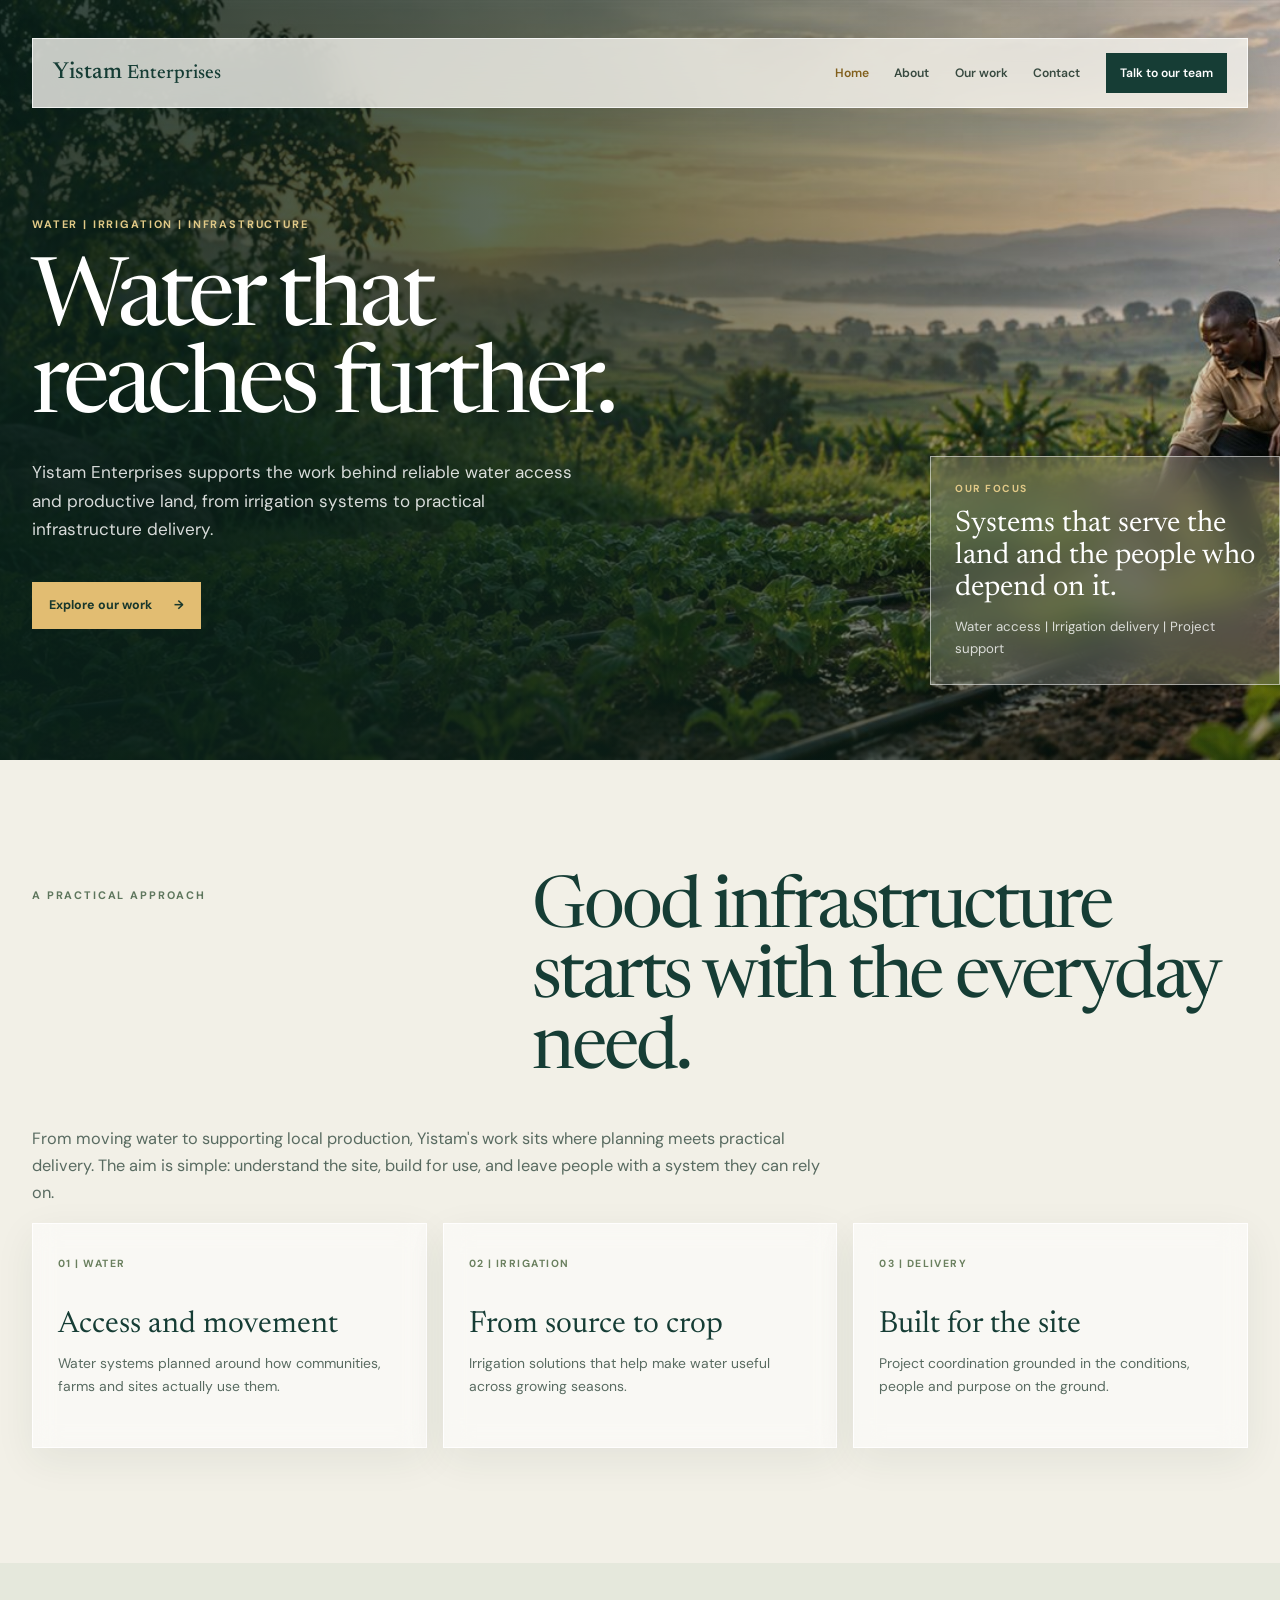
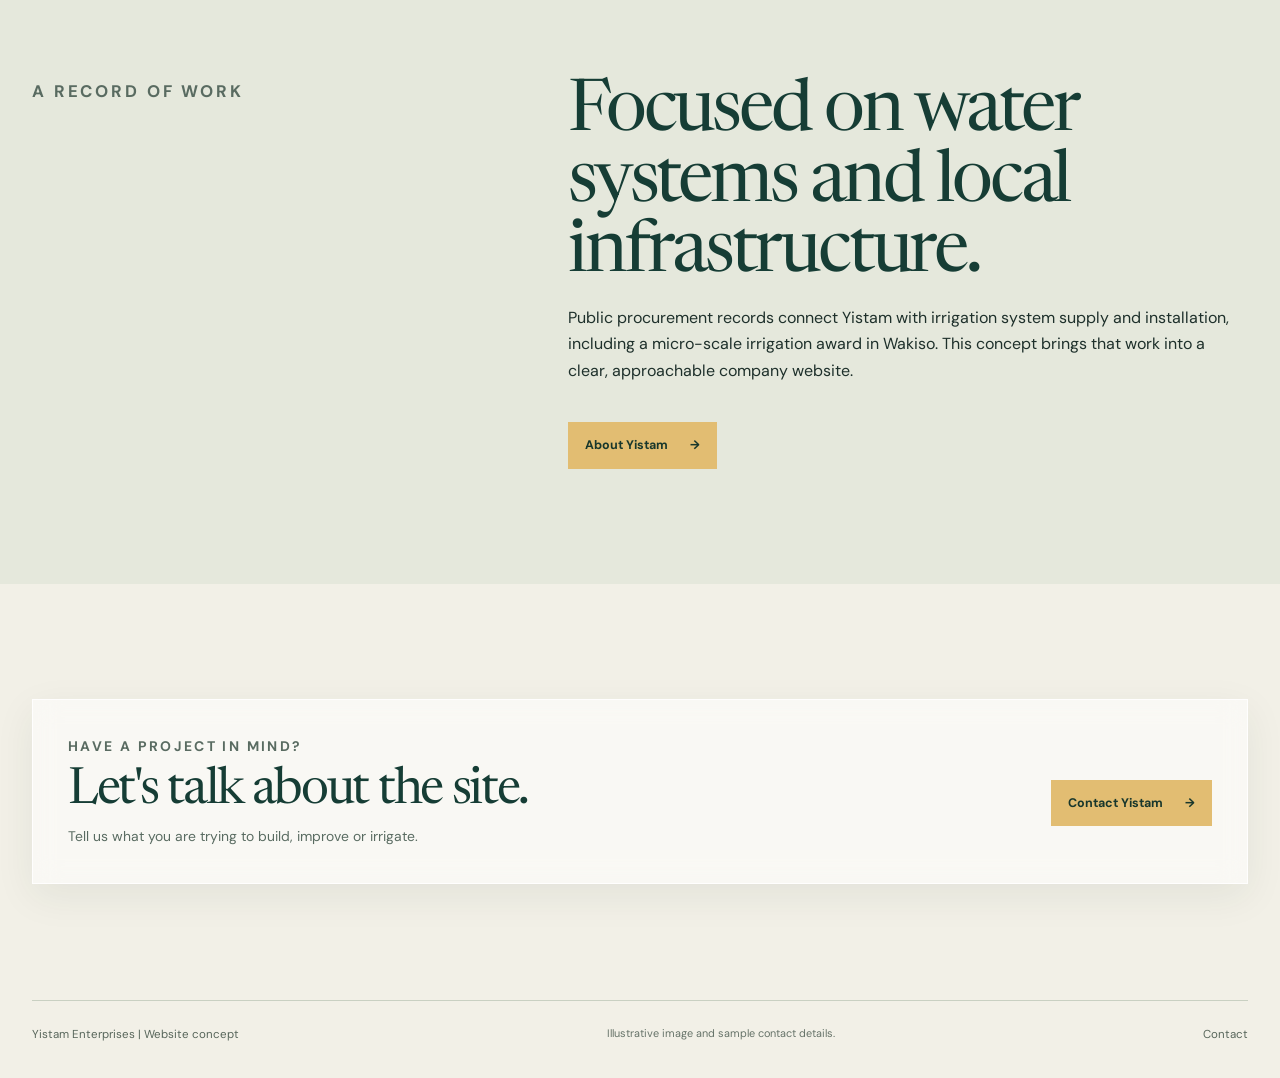
<file: index.html>
<!doctype html><html lang="en"><head><meta charset="utf-8"><meta name="viewport" content="width=device-width,initial-scale=1"><meta name="theme-color" content="#163d35"><title>Yistam Enterprises | Water, works and irrigation</title><meta name="description" content="Yistam Enterprises works across water access, irrigation and infrastructure delivery in Uganda."><link rel="stylesheet" href="style.css"></head><body><header class="site-header"><div class="wrap nav"><a class="brand" href="index.html">Yistam <small>Enterprises</small></a><nav class="nav-links" aria-label="Main navigation"><a aria-current="page" href="index.html">Home</a><a href="about.html">About</a><a href="work.html">Our work</a><a href="contact.html">Contact</a><a class="nav-cta" href="contact.html">Talk to our team</a></nav></div></header><main><section class="hero"><img src="images/hero.jpg" alt="Solar powered irrigation pump and crop rows in a rural Ugandan landscape"><div class="wrap" style="display:contents"><div class="hero-copy wrap"><p class="eyebrow">Water  |  Irrigation  |  Infrastructure</p><h1>Water that reaches further.</h1><p class="hero-lead">Yistam Enterprises supports the work behind reliable water access and productive land, from irrigation systems to practical infrastructure delivery.</p><a class="button" href="work.html">Explore our work <span aria-hidden="true">&rarr;</span></a></div><aside class="hero-aside"><span>Our focus</span><strong>Systems that serve the land and the people who depend on it.</strong><p>Water access  |  Irrigation delivery  |  Project support</p></aside></div></section><section class="section"><div class="wrap"><div class="section-heading"><p class="label">A practical approach</p><h2>Good infrastructure starts with the everyday need.</h2></div><p class="section-copy">From moving water to supporting local production, Yistam's work sits where planning meets practical delivery. The aim is simple: understand the site, build for use, and leave people with a system they can rely on.</p><div class="capabilities"><article class="glass-card"><small>01  |  Water</small><h3>Access and movement</h3><p>Water systems planned around how communities, farms and sites actually use them.</p></article><article class="glass-card"><small>02  |  Irrigation</small><h3>From source to crop</h3><p>Irrigation solutions that help make water useful across growing seasons.</p></article><article class="glass-card"><small>03  |  Delivery</small><h3>Built for the site</h3><p>Project coordination grounded in the conditions, people and purpose on the ground.</p></article></div></div></section><section class="section band"><div class="wrap split"><p class="label">A record of work</p><div><h2>Focused on water systems and local infrastructure.</h2><p>Public procurement records connect Yistam with irrigation system supply and installation, including a micro-scale irrigation award in Wakiso. This concept brings that work into a clear, approachable company website.</p><a class="button" href="about.html">About Yistam <span aria-hidden="true">&rarr;</span></a></div></div></section><section class="section"><div class="wrap contact-panel"><div><p class="label">Have a project in mind?</p><h2>Let's talk about the site.</h2><p>Tell us what you are trying to build, improve or irrigate.</p></div><a class="button" href="contact.html">Contact Yistam <span aria-hidden="true">&rarr;</span></a></div></section></main><footer class="wrap footer"><span>Yistam Enterprises  |  Website concept</span><span class="fiction-note">Illustrative image and sample contact details.</span><a href="contact.html">Contact</a></footer></body></html>
</file>
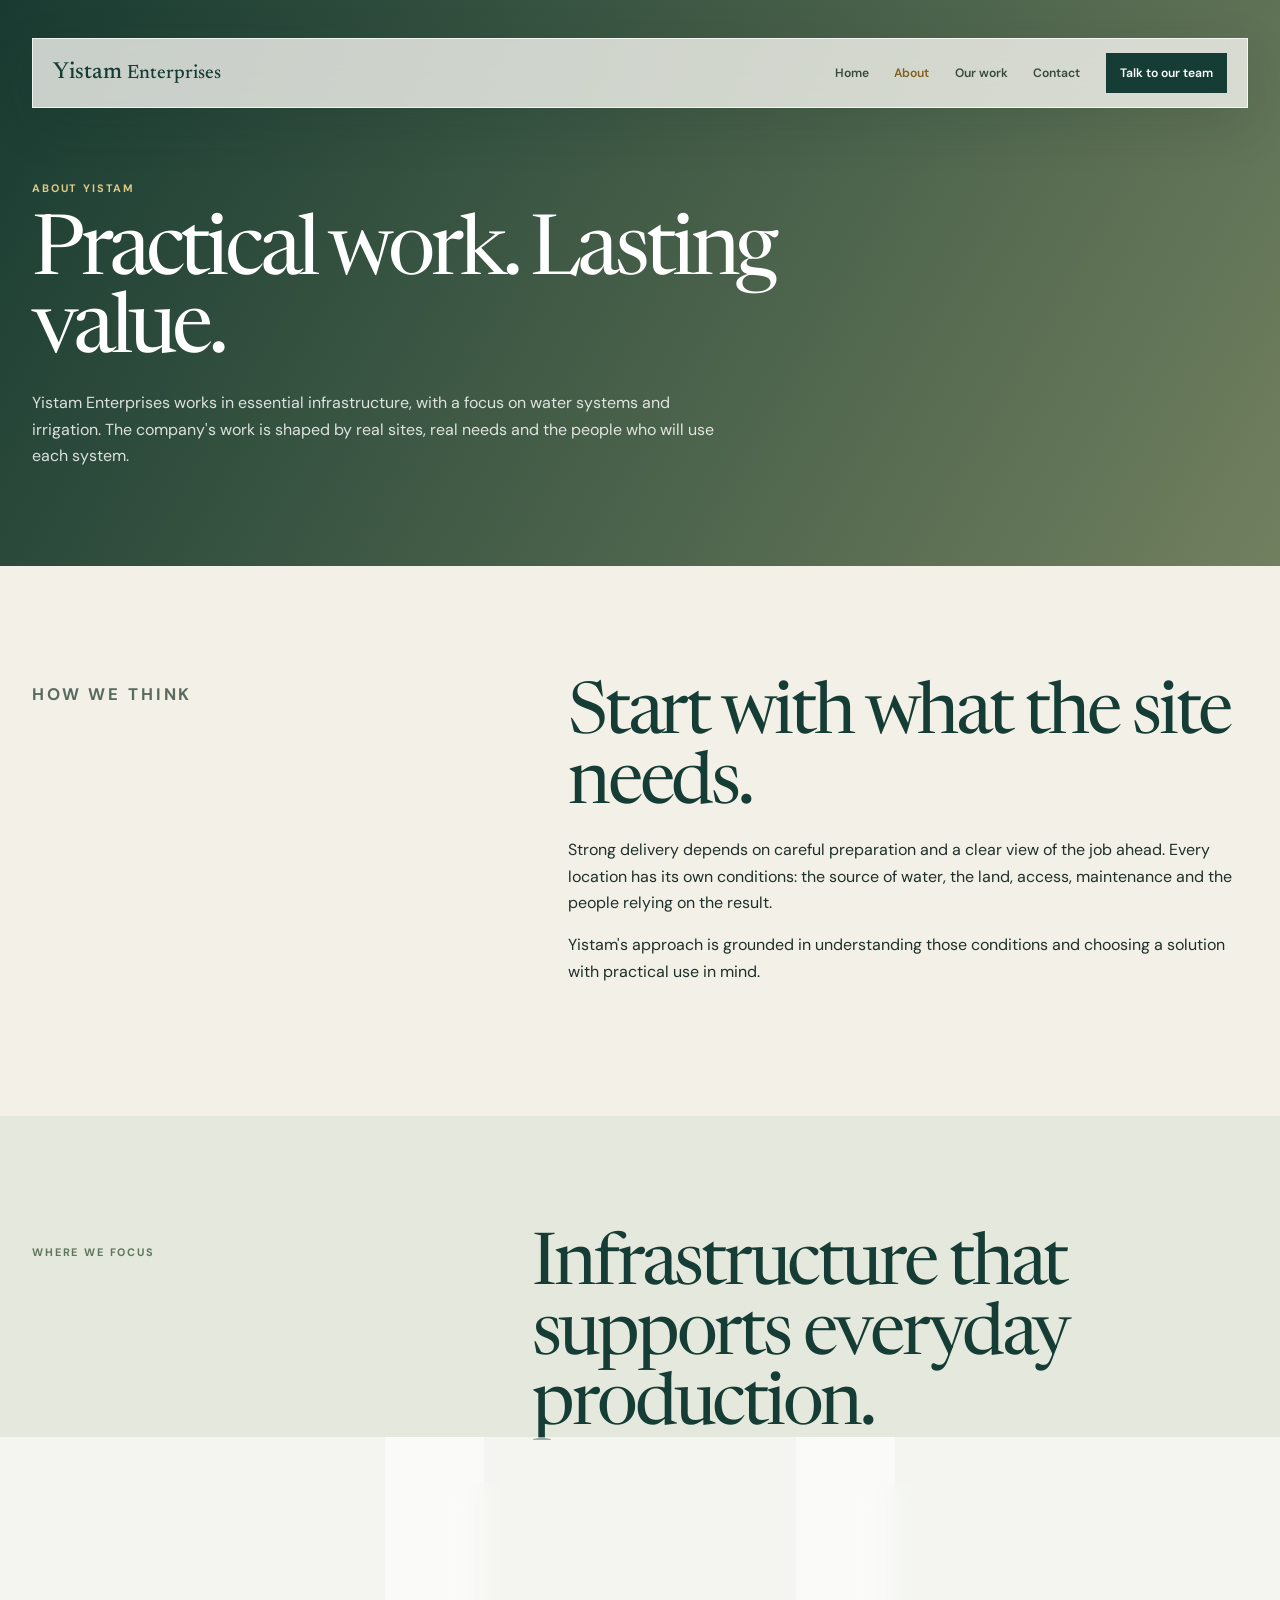
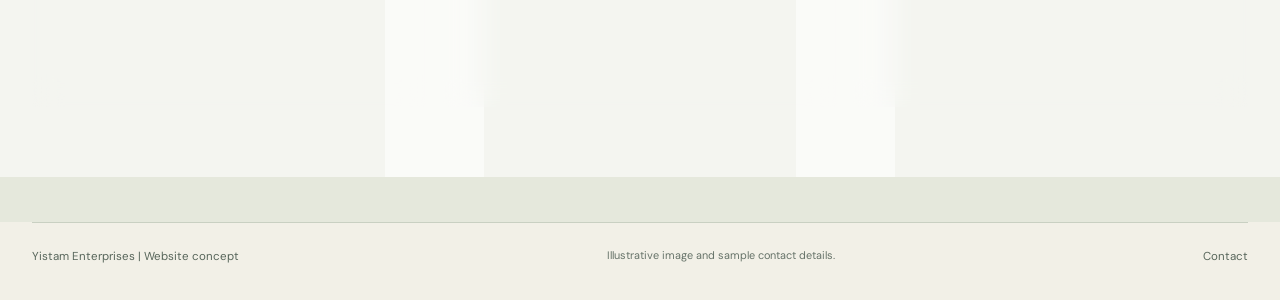
<file: about.html>
<!doctype html><html lang="en"><head><meta charset="utf-8"><meta name="viewport" content="width=device-width,initial-scale=1"><meta name="theme-color" content="#163d35"><title>About | Yistam Enterprises</title><meta name="description" content="An introduction to Yistam Enterprises and its work in water, irrigation and infrastructure delivery."><link rel="stylesheet" href="style.css"></head><body><header class="site-header"><div class="wrap nav"><a class="brand" href="index.html">Yistam <small>Enterprises</small></a><nav class="nav-links" aria-label="Main navigation"><a href="index.html">Home</a><a aria-current="page" href="about.html">About</a><a href="work.html">Our work</a><a href="contact.html">Contact</a><a class="nav-cta" href="contact.html">Talk to our team</a></nav></div></header><main><section class="page-hero"><div class="wrap"><p class="eyebrow">About Yistam</p><h1>Practical work. Lasting value.</h1><p>Yistam Enterprises works in essential infrastructure, with a focus on water systems and irrigation. The company's work is shaped by real sites, real needs and the people who will use each system.</p></div></section><section class="section"><div class="wrap split"><p class="label">How we think</p><div><h2>Start with what the site needs.</h2><p>Strong delivery depends on careful preparation and a clear view of the job ahead. Every location has its own conditions: the source of water, the land, access, maintenance and the people relying on the result.</p><p>Yistam's approach is grounded in understanding those conditions and choosing a solution with practical use in mind.</p></div></div></section><section class="section band"><div class="wrap"><div class="section-heading"><p class="label">Where we focus</p><h2>Infrastructure that supports everyday production.</h2></div><div class="capabilities"><article class="glass-card"><small>Water systems</small><h3>Moving water well</h3><p>Systems and equipment planned around access, supply and use.</p></article><article class="glass-card"><small>Irrigation</small><h3>Supporting growers</h3><p>Practical irrigation infrastructure for productive land.</p></article><article class="glass-card"><small>Project delivery</small><h3>From plan to place</h3><p>Coordinating work with the realities of the project site.</p></article></div></div></section></main><footer class="wrap footer"><span>Yistam Enterprises  |  Website concept</span><span class="fiction-note">Illustrative image and sample contact details.</span><a href="contact.html">Contact</a></footer></body></html>
</file>
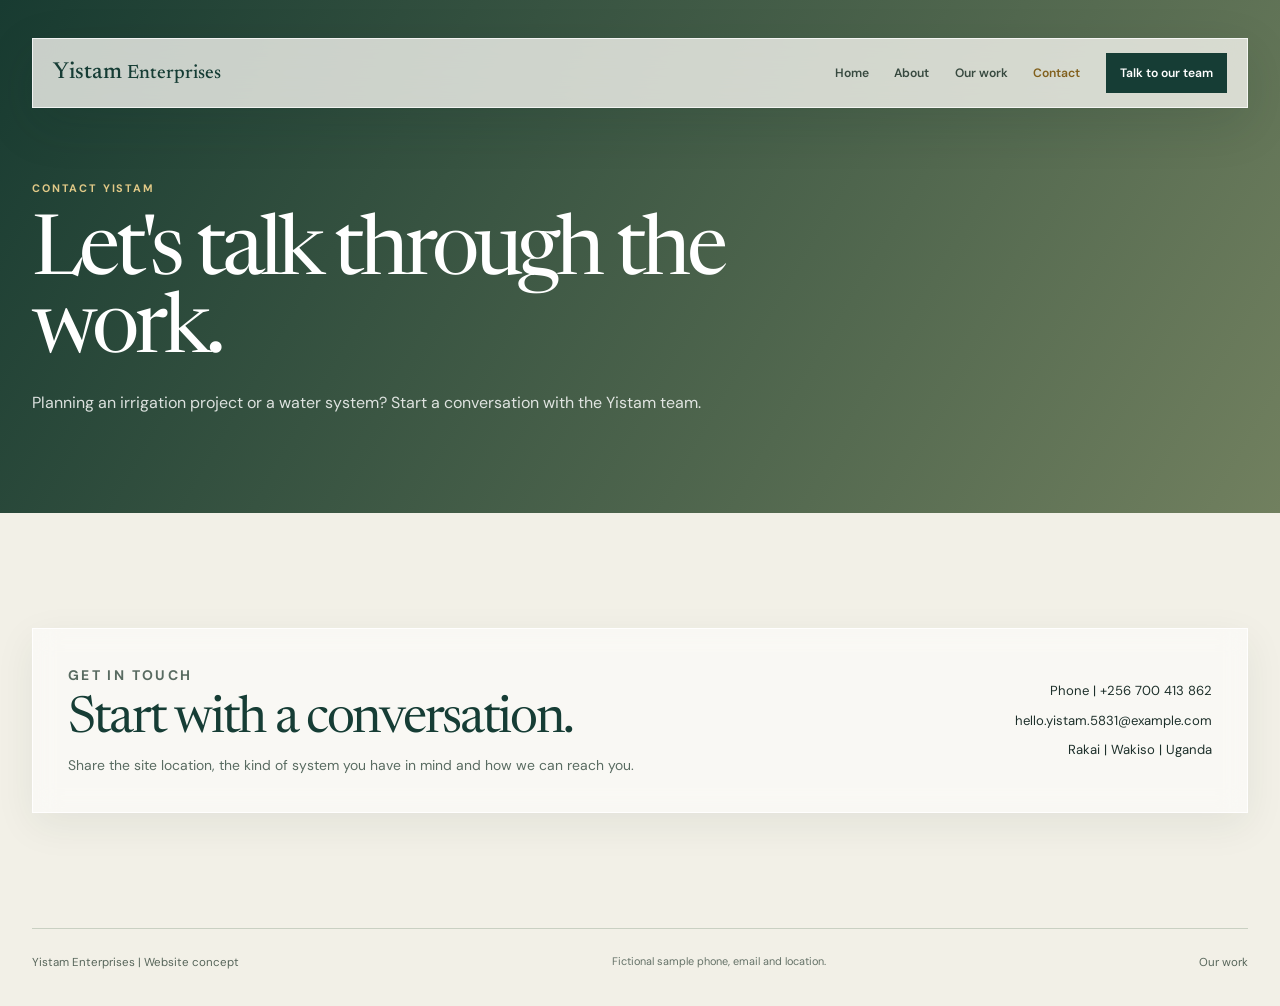
<file: contact.html>
<!doctype html><html lang="en"><head><meta charset="utf-8"><meta name="viewport" content="width=device-width,initial-scale=1"><meta name="theme-color" content="#163d35"><title>Contact | Yistam Enterprises</title><meta name="description" content="Contact Yistam Enterprises about water, irrigation and infrastructure work."><link rel="stylesheet" href="style.css"></head><body><header class="site-header"><div class="wrap nav"><a class="brand" href="index.html">Yistam <small>Enterprises</small></a><nav class="nav-links" aria-label="Main navigation"><a href="index.html">Home</a><a href="about.html">About</a><a href="work.html">Our work</a><a aria-current="page" href="contact.html">Contact</a><a class="nav-cta" href="contact.html">Talk to our team</a></nav></div></header><main><section class="page-hero"><div class="wrap"><p class="eyebrow">Contact Yistam</p><h1>Let's talk through the work.</h1><p>Planning an irrigation project or a water system? Start a conversation with the Yistam team.</p></div></section><section class="section"><div class="wrap contact-panel"><div><p class="label">Get in touch</p><h2>Start with a conversation.</h2><p>Share the site location, the kind of system you have in mind and how we can reach you.</p></div><div class="contact-lines"><span>Phone  |  +256 700 413 862</span><a href="mailto:hello.yistam.5831@example.com">hello.yistam.5831@example.com</a><span>Rakai  |  Wakiso  |  Uganda</span></div></div></section></main><footer class="wrap footer"><span>Yistam Enterprises  |  Website concept</span><span class="fiction-note">Fictional sample phone, email and location.</span><a href="work.html">Our work</a></footer></body></html>
</file>
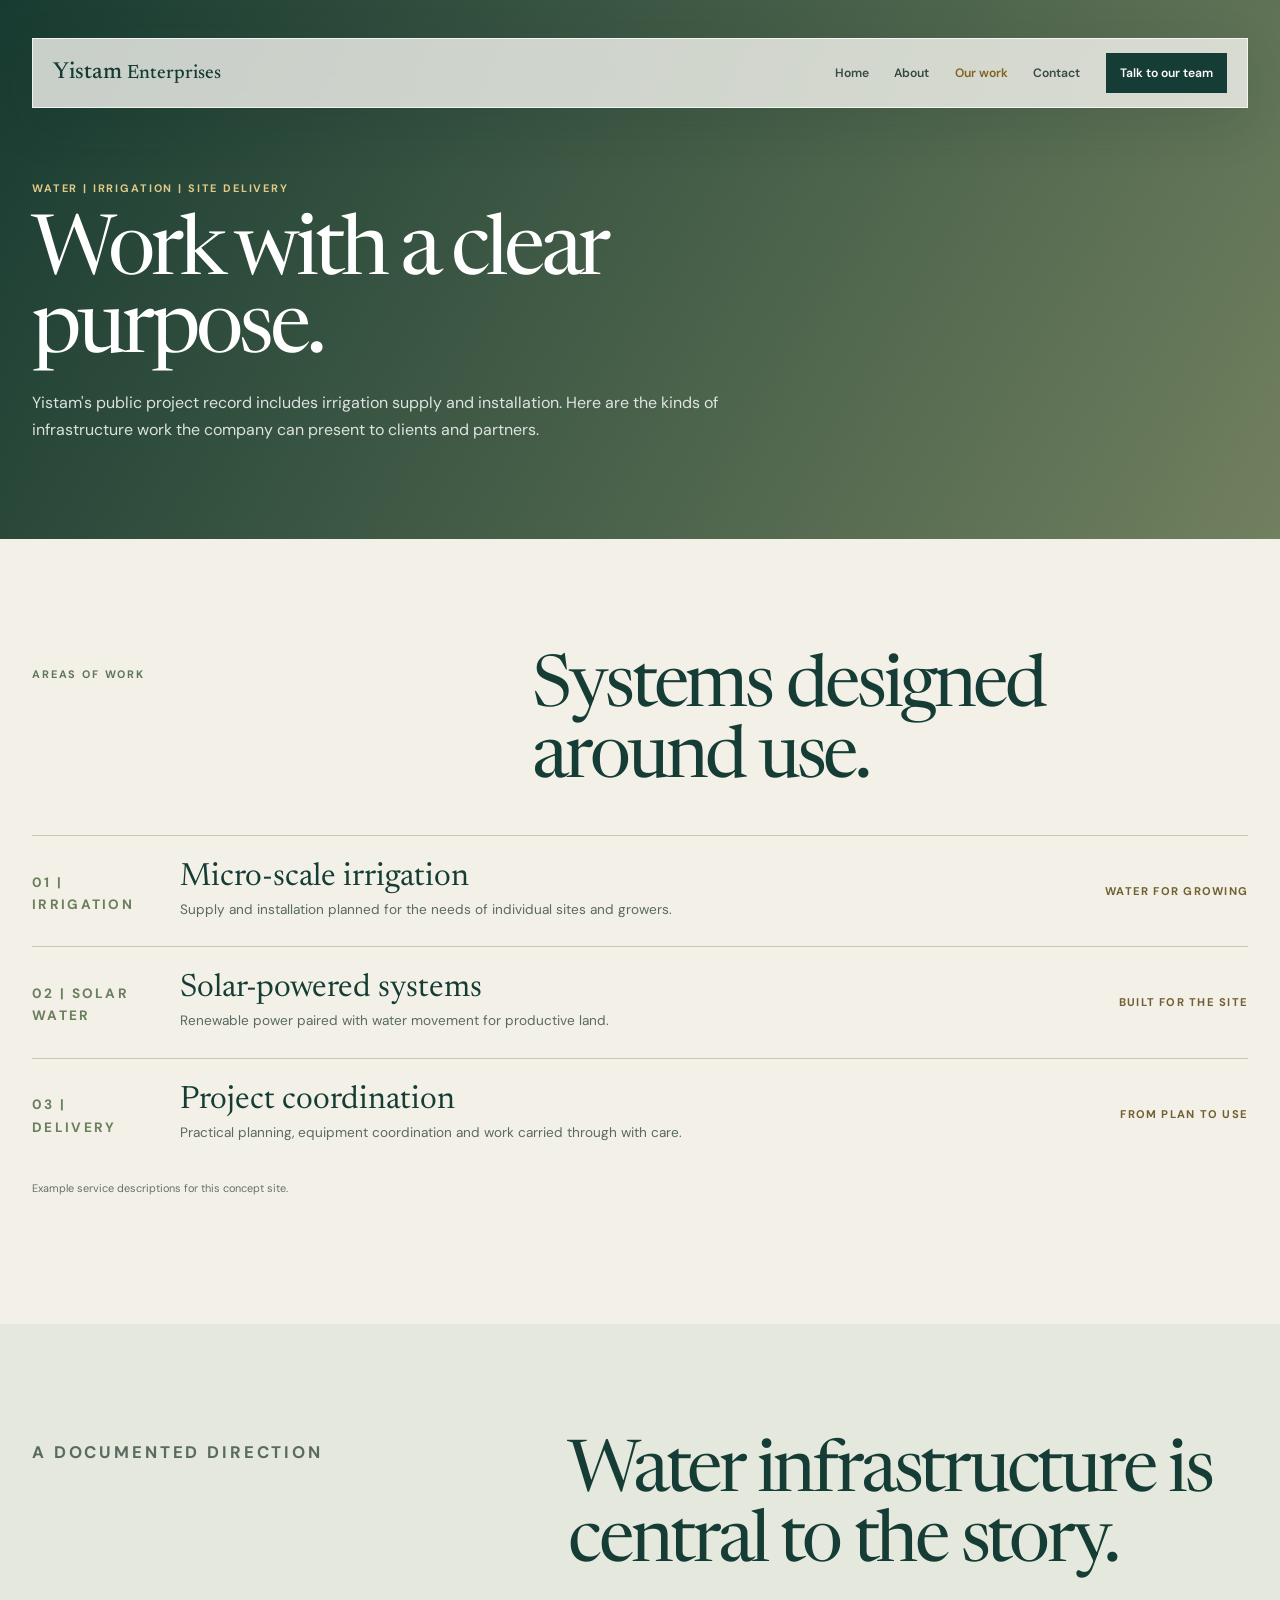
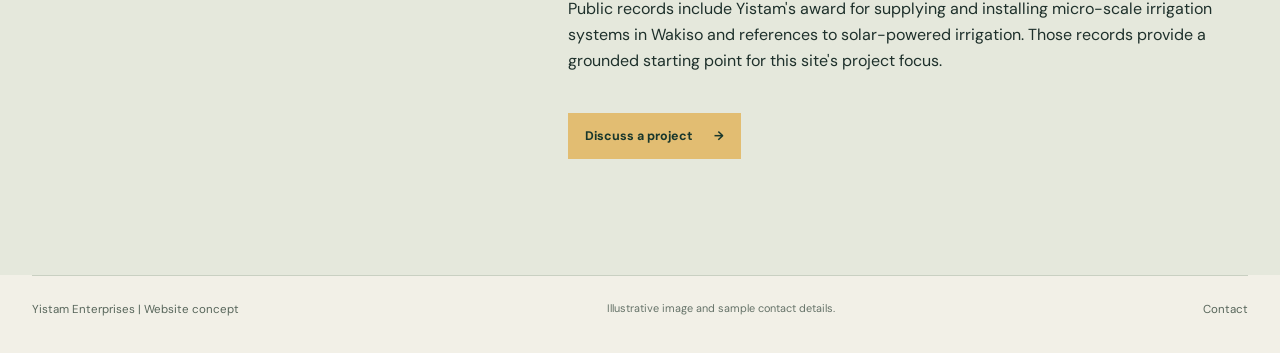
<file: work.html>
<!doctype html><html lang="en"><head><meta charset="utf-8"><meta name="viewport" content="width=device-width,initial-scale=1"><meta name="theme-color" content="#163d35"><title>Our work | Yistam Enterprises</title><meta name="description" content="Explore Yistam Enterprises' work in irrigation and infrastructure delivery."><link rel="stylesheet" href="style.css"></head><body><header class="site-header"><div class="wrap nav"><a class="brand" href="index.html">Yistam <small>Enterprises</small></a><nav class="nav-links" aria-label="Main navigation"><a href="index.html">Home</a><a href="about.html">About</a><a aria-current="page" href="work.html">Our work</a><a href="contact.html">Contact</a><a class="nav-cta" href="contact.html">Talk to our team</a></nav></div></header><main><section class="page-hero"><div class="wrap"><p class="eyebrow">Water  |  Irrigation  |  Site delivery</p><h1>Work with a clear purpose.</h1><p>Yistam's public project record includes irrigation supply and installation. Here are the kinds of infrastructure work the company can present to clients and partners.</p></div></section><section class="section"><div class="wrap"><div class="section-heading"><p class="label">Areas of work</p><h2>Systems designed around use.</h2></div><article class="project-row"><p class="label">01  |  Irrigation</p><div><h3>Micro-scale irrigation</h3><p>Supply and installation planned for the needs of individual sites and growers.</p></div><strong>Water for growing</strong></article><article class="project-row"><p class="label">02  |  Solar water</p><div><h3>Solar-powered systems</h3><p>Renewable power paired with water movement for productive land.</p></div><strong>Built for the site</strong></article><article class="project-row"><p class="label">03  |  Delivery</p><div><h3>Project coordination</h3><p>Practical planning, equipment coordination and work carried through with care.</p></div><strong>From plan to use</strong></article><p class="fiction-note">Example service descriptions for this concept site.</p></div></section><section class="section band"><div class="wrap split"><p class="label">A documented direction</p><div><h2>Water infrastructure is central to the story.</h2><p>Public records include Yistam's award for supplying and installing micro-scale irrigation systems in Wakiso and references to solar-powered irrigation. Those records provide a grounded starting point for this site's project focus.</p><a class="button" href="contact.html">Discuss a project <span aria-hidden="true">&rarr;</span></a></div></div></section></main><footer class="wrap footer"><span>Yistam Enterprises  |  Website concept</span><span class="fiction-note">Illustrative image and sample contact details.</span><a href="contact.html">Contact</a></footer></body></html>
</file>
<file: style.css>
@import url('https://fonts.googleapis.com/css2?family=DM+Sans:wght@400;500;600;700&family=Newsreader:opsz,wght@6..72,400;6..72,500;6..72,600&display=swap');
:root{--forest:#163d35;--pine:#204e43;--moss:#a3b091;--ochre:#d3a24b;--paper:#f2f0e7;--white:rgba(250,249,244,.78);--ink:#1e302b;--muted:#596b61;--serif:'Newsreader',Georgia,serif;--sans:'DM Sans',Arial,sans-serif;--max:1320px}*{box-sizing:border-box}html{scroll-behavior:smooth}body{margin:0;background:var(--paper);color:var(--ink);font:400 16px/1.65 var(--sans)}a{color:inherit}img{display:block;width:100%;height:100%;object-fit:cover}.wrap{width:min(var(--max),calc(100% - 64px));margin:auto}.site-header{position:absolute;z-index:10;top:38px;left:0;right:0}.nav{display:flex;align-items:center;justify-content:space-between;gap:28px;padding:14px 20px;background:rgba(250,249,244,.78);border:1px solid rgba(255,255,255,.74);box-shadow:0 16px 50px rgba(14,44,35,.14);backdrop-filter:blur(18px);-webkit-backdrop-filter:blur(18px)}.brand{font:500 1.45rem/1 var(--serif);color:var(--forest);text-decoration:none;white-space:nowrap}.nav-links{display:flex;align-items:center;gap:clamp(16px,2vw,30px)}.nav-links a{font-size:.76rem;font-weight:600;text-decoration:none;color:#384a40}.nav-links a[aria-current=page]{color:#82601d}.nav-links .nav-cta{padding:10px 14px;background:var(--forest);color:#fff}.hero{position:relative;min-height:760px;display:grid;grid-template-columns:minmax(0,1fr) minmax(300px,.72fr);align-items:end;gap:7vw;padding:160px 0 75px;color:white;background:#1d392e;overflow:hidden}.hero>img{position:absolute;inset:0;z-index:0}.hero:after{content:'';position:absolute;inset:0;z-index:1;background:linear-gradient(90deg,rgba(10,34,27,.83) 0%,rgba(15,39,29,.64) 45%,rgba(9,28,20,.1) 100%),linear-gradient(0deg,rgba(6,27,21,.35),transparent 55%)}.hero-copy,.hero-aside{position:relative;z-index:2}.eyebrow,.label{margin:0;font-size:.68rem;font-weight:700;letter-spacing:.17em;text-transform:uppercase;color:#e1c987}.hero h1{max-width:760px;margin:25px 0;font:400 clamp(3.6rem,7.4vw,7.5rem)/.92 var(--serif);letter-spacing:-.052em}.hero h1 em{color:#e2c27d;font-weight:400}.hero-lead{max-width:540px;color:rgba(255,255,255,.84);font-size:1.07rem}.hero-aside{justify-self:end;width:min(100%,350px);padding:24px;background:rgba(249,248,241,.17);border:1px solid rgba(255,255,255,.52);box-shadow:0 18px 55px rgba(0,0,0,.18);backdrop-filter:blur(19px);-webkit-backdrop-filter:blur(19px)}.hero-aside span{display:block;color:#e1c987;font-size:.64rem;font-weight:700;letter-spacing:.15em;text-transform:uppercase}.hero-aside strong{display:block;margin:11px 0;font:400 1.85rem/1.08 var(--serif)}.hero-aside p{margin:0;color:rgba(255,255,255,.79);font-size:.83rem}.button{display:inline-flex;align-items:center;gap:22px;margin-top:22px;padding:13px 17px;background:#e2bd72;color:#18372c;text-decoration:none;font-size:.78rem;font-weight:700}.section{padding:clamp(76px,9vw,120px) 0}.section-heading{display:grid;grid-template-columns:.7fr 1.3fr;gap:9vw;align-items:start;margin-bottom:40px}.section-heading .label{padding-top:12px;color:#5e765d}.section-heading h2,.section h2{margin:0;color:var(--forest);font:400 clamp(2.8rem,5.6vw,5.8rem)/.98 var(--serif);letter-spacing:-.045em}.section-copy{max-width:800px;color:var(--muted);font-size:1.02rem}.capabilities{display:grid;grid-template-columns:repeat(3,1fr);gap:16px}.glass-card{min-height:225px;padding:25px;background:rgba(255,255,255,.56);border:1px solid rgba(255,255,255,.86);box-shadow:0 12px 38px rgba(32,62,47,.07);backdrop-filter:blur(14px);-webkit-backdrop-filter:blur(14px)}.glass-card small{color:#6b805f;font-size:.65rem;font-weight:700;letter-spacing:.14em;text-transform:uppercase}.glass-card h3{margin:35px 0 11px;color:var(--forest);font:400 1.9rem/1 var(--serif)}.glass-card p{margin:0;color:var(--muted);font-size:.87rem}.band{background:#e5e8dc}.split{display:grid;grid-template-columns:.75fr 1.25fr;gap:10vw;align-items:start}.split>p{max-width:700px;color:var(--muted);font-size:1.05rem}.project-row{display:grid;grid-template-columns:120px 1fr auto;gap:28px;align-items:center;padding:25px 0;border-top:1px solid #bfc8b9}.project-row:last-child{border-bottom:1px solid #bfc8b9}.project-row .label{color:#6a7f5d}.project-row h3{margin:0;color:var(--forest);font:400 2rem/1 var(--serif)}.project-row p{margin:6px 0 0;color:var(--muted);font-size:.85rem}.project-row strong{font-size:.7rem;letter-spacing:.11em;text-transform:uppercase;color:#726034}.contact-panel{display:grid;grid-template-columns:1fr auto;gap:30px;align-items:center;padding:35px;background:rgba(255,255,255,.56);border:1px solid rgba(255,255,255,.85);box-shadow:0 12px 38px rgba(32,62,47,.07);backdrop-filter:blur(14px);-webkit-backdrop-filter:blur(14px)}.contact-panel h2{margin:8px 0;font:400 clamp(2.5rem,4vw,4rem)/1 var(--serif);color:var(--forest)}.contact-panel p{margin:0;color:var(--muted);font-size:.87rem}.contact-lines{display:grid;gap:8px;text-align:right;font-size:.82rem}.contact-lines a{text-decoration:none}.footer{display:flex;justify-content:space-between;gap:24px;padding:24px 0 34px;border-top:1px solid #c9d0c2;color:#58665b;font-size:.72rem}.footer a{text-decoration:none}.page-hero{padding:180px 0 80px;background:linear-gradient(120deg,#183b31,#71805f);color:white}.page-hero h1{max-width:850px;margin:18px 0;font:400 clamp(3.3rem,6.5vw,6.4rem)/.94 var(--serif);letter-spacing:-.05em}.page-hero p:last-child{max-width:700px;color:rgba(255,255,255,.83)}.fiction-note{color:#657268;font-size:.68rem}.nav:focus-within,.button:focus-visible,a:focus-visible{outline:3px solid var(--ochre);outline-offset:4px}@media(max-width:820px){.wrap{width:min(100% - 36px,var(--max))}.site-header{top:30px}.nav{align-items:flex-start;flex-direction:column;gap:12px}.nav-links{width:100%;gap:17px;flex-wrap:wrap}.nav-links a{font-size:.7rem}.nav-links .nav-cta{margin-left:auto}.hero{min-height:820px;grid-template-columns:1fr;align-content:end;gap:24px;padding:185px 0 45px}.hero h1{font-size:clamp(3.5rem,12vw,5.9rem)}.hero-aside{justify-self:start;width:min(100%,460px)}.section-heading,.split{grid-template-columns:1fr;gap:18px}.capabilities{grid-template-columns:1fr}.glass-card{min-height:180px}.glass-card h3{margin-top:22px}.project-row{grid-template-columns:80px 1fr;gap:16px}.project-row>strong{grid-column:2}.contact-panel{grid-template-columns:1fr}.contact-lines{text-align:left}.footer{flex-direction:column;gap:9px}}@media(prefers-reduced-motion:reduce){html{scroll-behavior:auto}*{animation:none!important;transition:none!important}}
</file>
